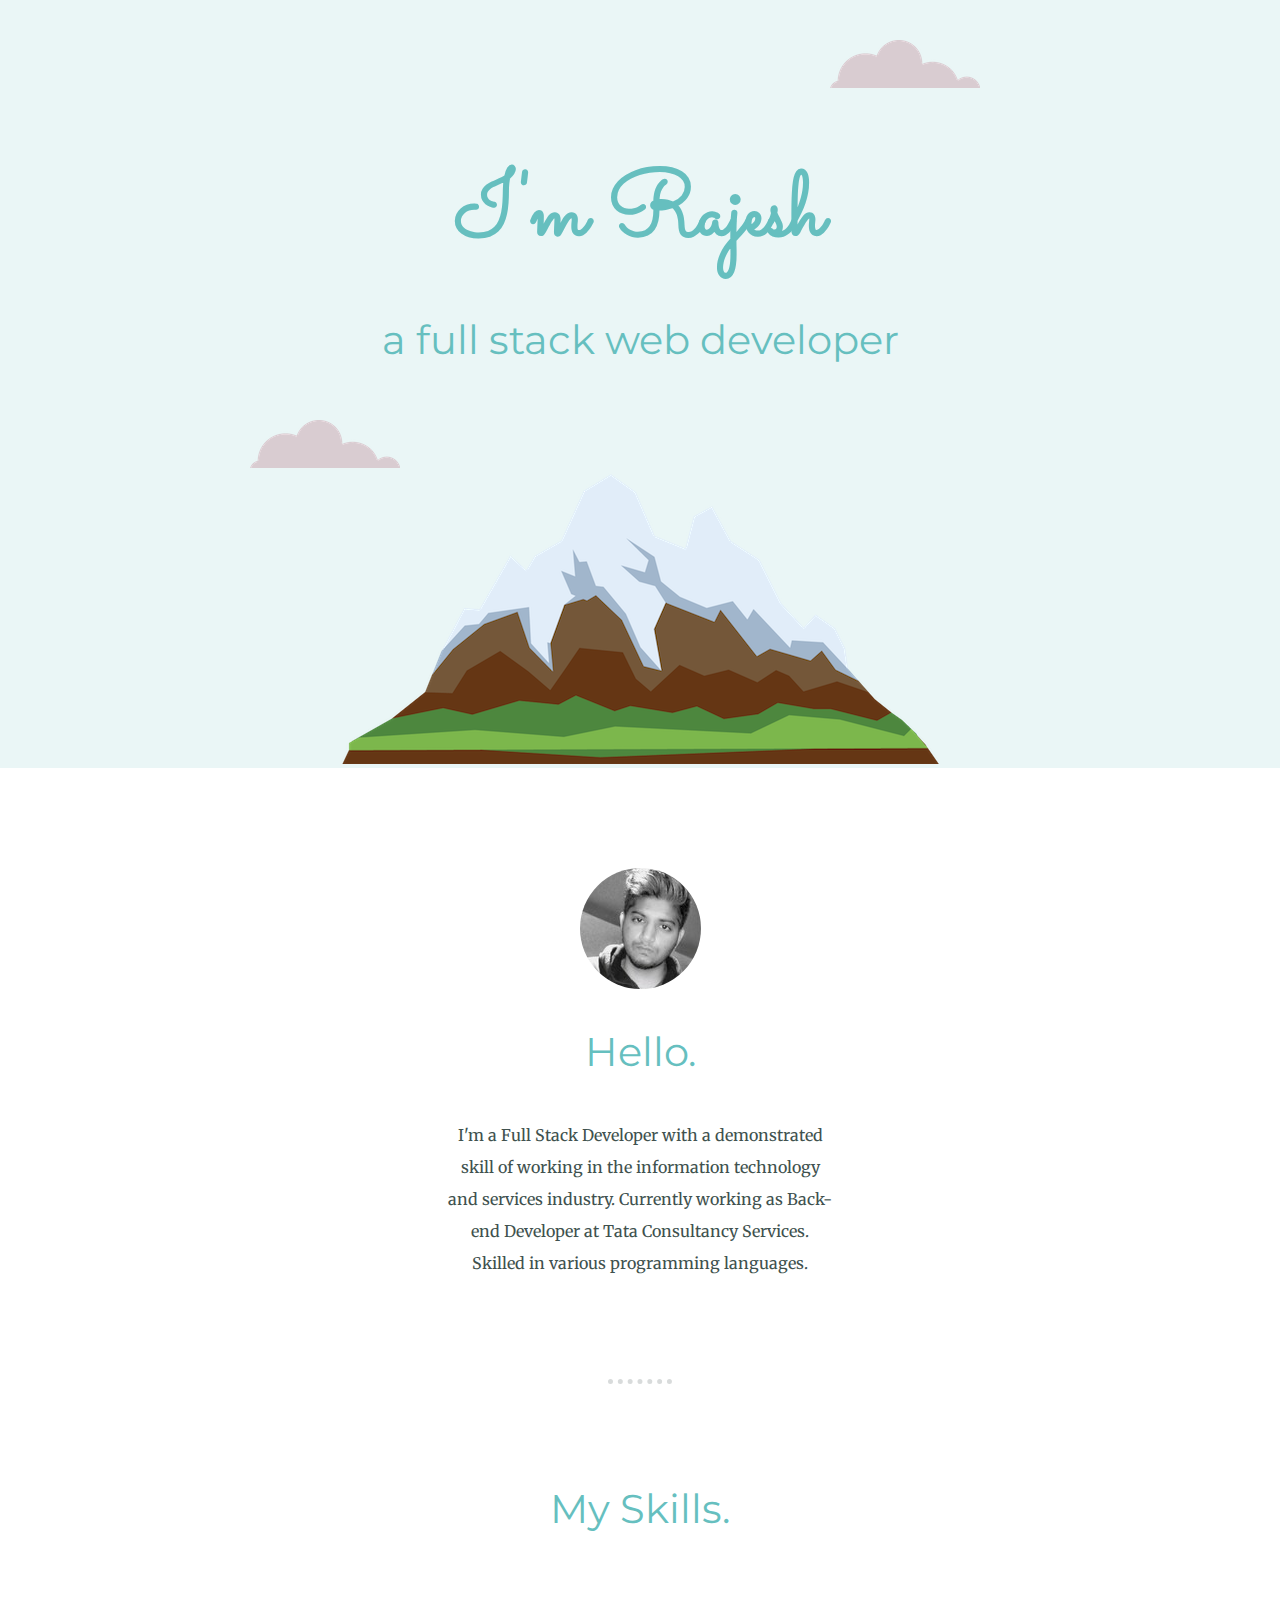
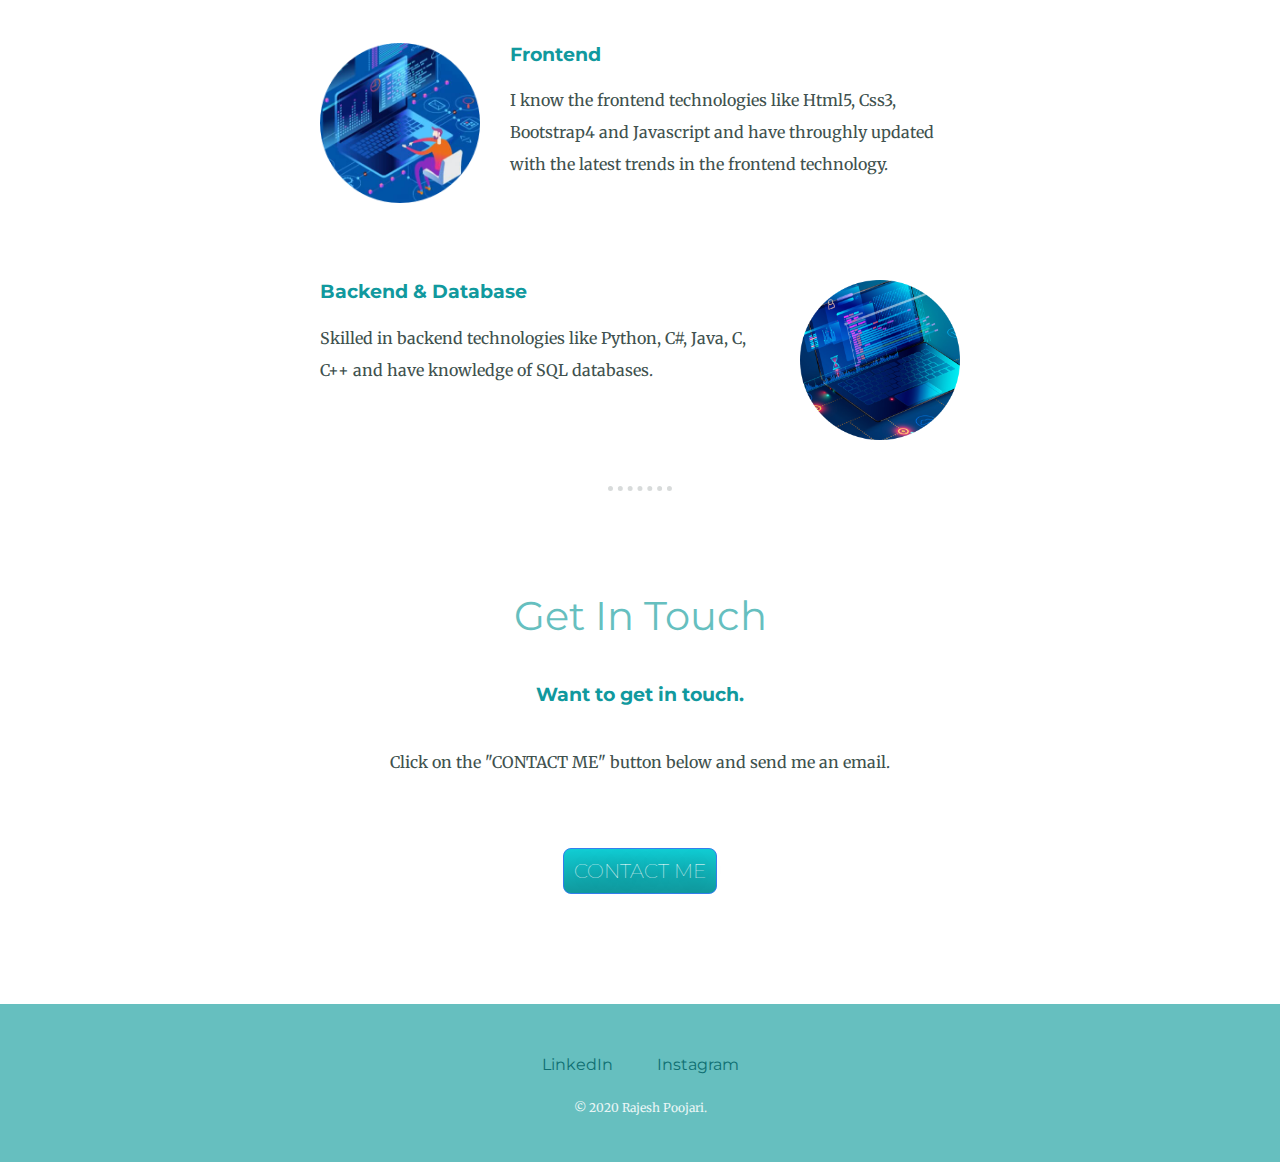
<file: index.html>
<!DOCTYPE html>
<html lang="en">
<head>
    <meta charset="UTF-8">
    <meta name="viewport" content="width=device-width, initial-scale=1.0">
    <title>Rajesh Poojari</title>
    <link rel="stylesheet" href="css/styles.css">
    <link rel="shortcut icon" href="r.ico" type="image/x-icon">
    <link href="https://fonts.googleapis.com/css?family=Merriweather|Montserrat|Sacramento&display=swap" rel="stylesheet">
</head>
<body>
    <div class="top-container">
        <img class="top-cloud" src="images/cloud.png" alt="cloud-image">
        <h1>I'm Rajesh</h1>
        <h2>a full stack web developer</h2>
        <img class="bottom-cloud" src="images/cloud.png" alt="cloud-image">
        <img src="images/mountain.png" alt="mountain-image">
    </div>

    <div class="middle-container">
        <div class="profile">
          <img src="images/rajesh.png" alt="rajesh-profile-pic">
          <h2>Hello.</h2>
          <p class="intro">I'm a  Full Stack Developer with a demonstrated skill of working in the information technology and services industry. 
            Currently working as Back-end Developer at Tata Consultancy Services. Skilled in various programming languages.</p>
        </div>
        <hr>
        <div class="skills">
          <h2>My Skills.</h2>
          <div class="skill-row">
            <img class="code-image" src="images/coding.png" alt="coding-image">
            <h3>Frontend</h3>
            <p>I know the frontend technologies like Html5, Css3, Bootstrap4 and Javascript and have throughly updated with the latest trends in the frontend technology.</p>
          </div>
          <div class="skill-row">
            <img class="lap-image" src="images/laptop.png" alt="laptop-image">
            <h3>Backend & Database</h3>
            <p>Skilled in backend technologies like Python, C#, Java, C, C++ and have knowledge of SQL databases.</p>
          </div>
        </div>
        <hr>
        <div class="contact-me">
          <h2>Get In Touch</h2>
          <h3>Want to get in touch.</h3>
          <p class="contact-message">Click on the "CONTACT ME" button below and send me an email.</p>
          <a class="BUTTON" href="mailto:rajeshpoojari39@email.com">CONTACT ME</a>
        </div>
      </div>
      
      
      <div class="bottom-container">
        <a class="footer-link" href="https://www.linkedin.com/in/rajesh-poojari">LinkedIn</a>
        <a class="footer-link" href="https://www.instagram.com/rajeshpoojari39/">Instagram</a>
        <p class="copyright">© 2020 Rajesh Poojari.</p>
      </div>
      


</body>
</html>
</file>
<file: css/styles.css>
body{
    color: #40514E;
    margin:0;
    text-align: center;
    font-family: 'Merriweather', serif;
}

h1{
    margin: 50px auto 0 auto;
    font-family: 'Sacramento', cursive;
    font-size: 5.625rem;
    color: #66BFBF;
    
}

h2{
    font-family: 'Montserrat', sans-serif;
    font-size: 2.5rem;
    color: #66BFBF;
    font-weight: normal;
    padding-bottom: 10px;
   
}

h3{
    font-family: 'Montserrat', sans-serif;
    color: #11999E;
}

a{
    color: rgb(15, 111, 114);
    font-family: 'Montserrat', sans-serif;
    margin: 10px 20px;
    text-decoration: none;
}

a:hover{
    color: #EAF6F6;
}

p{
    line-height: 2;
}


hr{
    border-style: dotted none none none;
    border-color: rgb(216, 219, 219);
    border-width: 5px;
    width: 5%;
    margin: 100px auto;

}

ul{
    list-style-type: none;
    
}

li{
    margin-bottom: 5px;
}

.skill-row{
    width: 50%;
    margin: 100px auto 100px auto;
    text-align: left;
    
    
}

.top-container{
    background-color: #EAF6F6;
    position: relative;
    padding-top: 100px;
    
}

.middle-container{
    margin: 100px 0;
   
}

.intro{
    width: 30%;
    margin: auto;
}

.bottom-container{
    background-color:#66BFBF;
    padding: 50px 0 20px;
}

.top-cloud{
    position: absolute;
    right:300px;
    top:40px;
}
.bottom-cloud{
    position: absolute;
    left: 250px;
    bottom: 300px;
}

.code-image{
    width: 25%;
    float: left;
    margin-right: 30px;
}

.lap-image{
    width: 25%;
    float: right;
    margin-left: 30px;
}

.contact-message{
    width: 40%;
    margin: 40px auto 60px;
}

.copyright{
    color: #EAF6F6;
    font-size: 0.75rem;
    padding: 10px 0;
}

.BUTTON {
    background: #11CDD4;
    background-image: -webkit-linear-gradient(top, #11CDD4, #11999E);
    background-image: -moz-linear-gradient(top, #11CDD4, #11999E);
    background-image: -ms-linear-gradient(top, #11CDD4, #11999E);
    background-image: -o-linear-gradient(top, #11CDD4, #11999E);
    background-image: linear-gradient(to bottom, #11CDD4, #11999E);
    -webkit-border-radius: 8px;
    -moz-border-radius: 8px;
    border-radius: 8px;
    color: #FFFFFF;
    font-family: 'Montserrat', sans-serif;
    font-size: 20px;
    font-weight: 100;
    padding: 10px;
    box-shadow: 1px 1px 20px 0px #ffffff;
    -webkit-box-shadow: 1px 1px 20px 0px #ffffff;
    -moz-box-shadow: 1px 1px 20px 0px #ffffff;
    text-shadow: 1px 1px 20px #000000;
    border: solid #337FED 1px;
    text-decoration: none;
    display: inline-block;
    cursor: pointer;
    text-align: center;
    }
    
.BUTTON:hover {
    border: solid #337FED 1px;
    background: #30E3CB;
    background-image: -webkit-linear-gradient(top, #30E3CB, #2BC4AD);
    background-image: -moz-linear-gradient(top, #30E3CB, #2BC4AD);
    background-image: -ms-linear-gradient(top, #30E3CB, #2BC4AD);
    background-image: -o-linear-gradient(top, #30E3CB, #2BC4AD);
    background-image: linear-gradient(to bottom, #30E3CB, #2BC4AD);
    -webkit-border-radius: 20px;
    -moz-border-radius: 20px;
    border-radius: 20px;
    text-decoration: none;
    }
</file>
